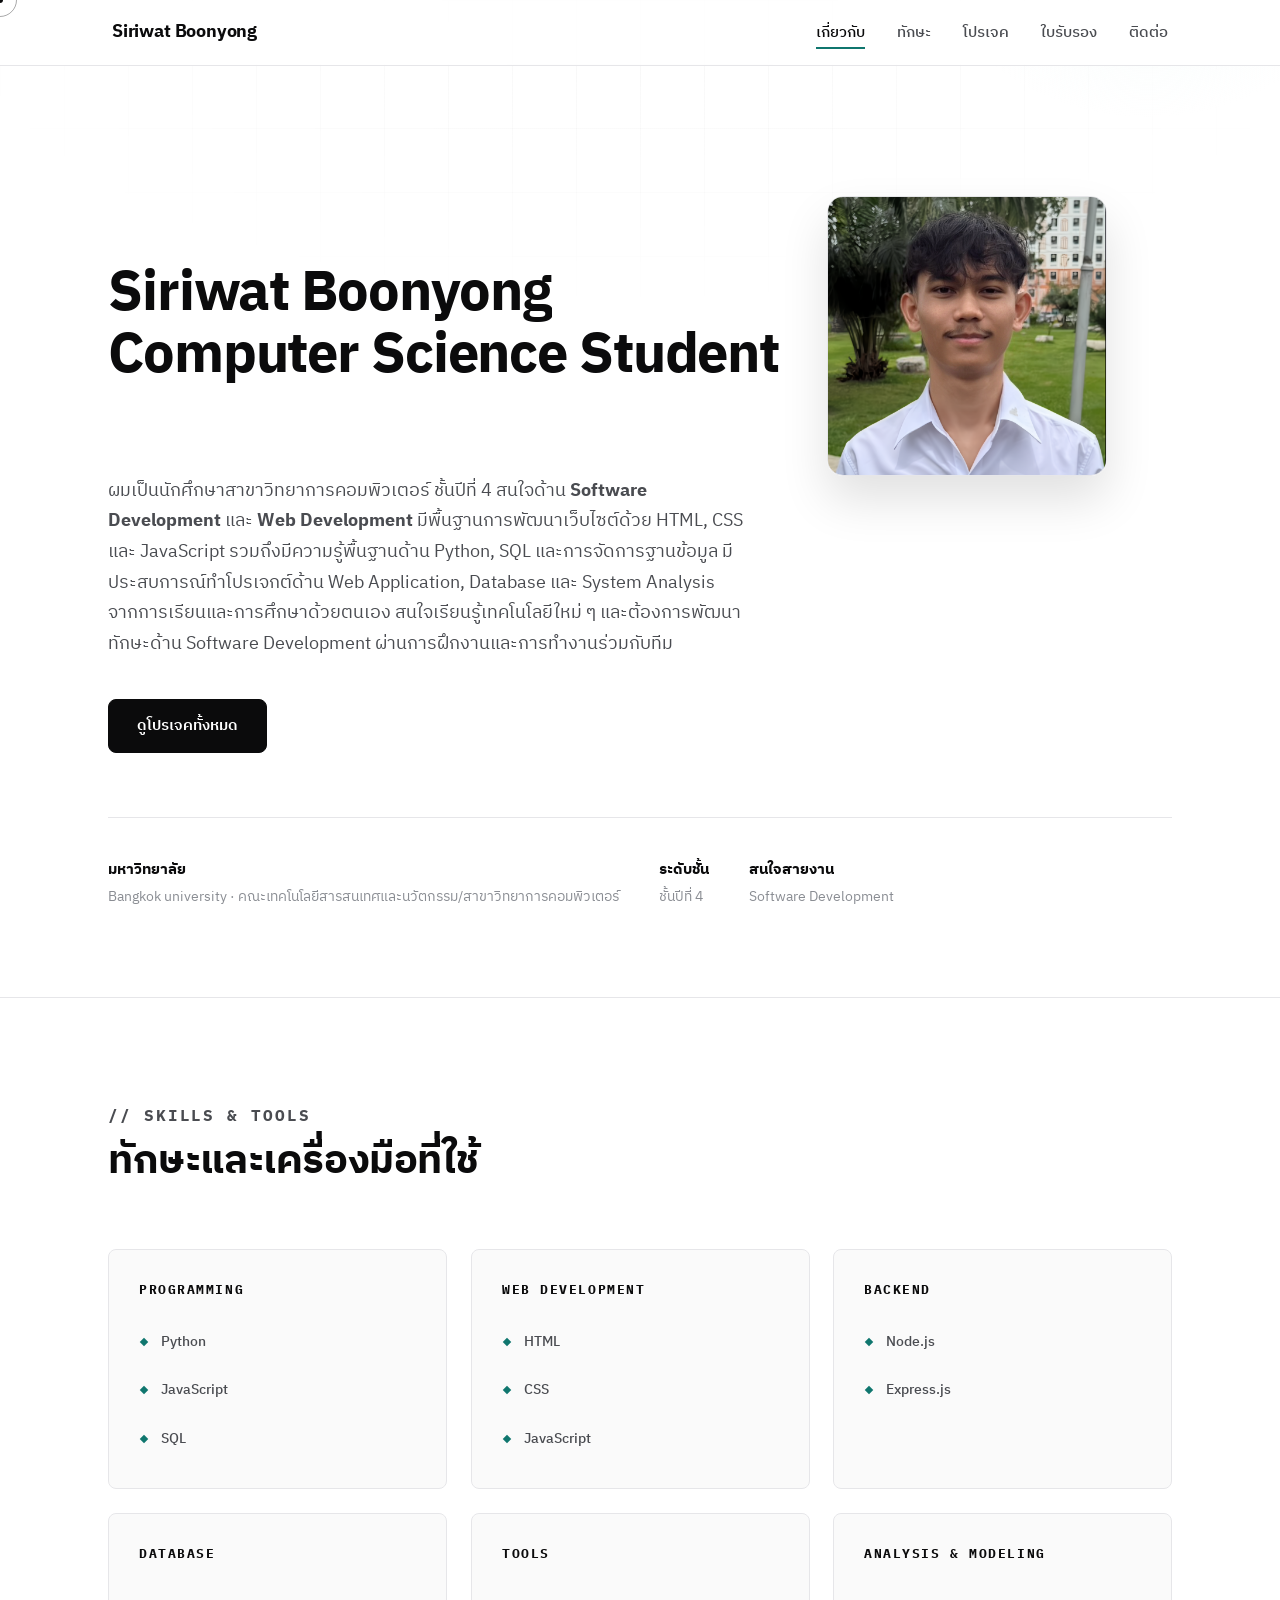
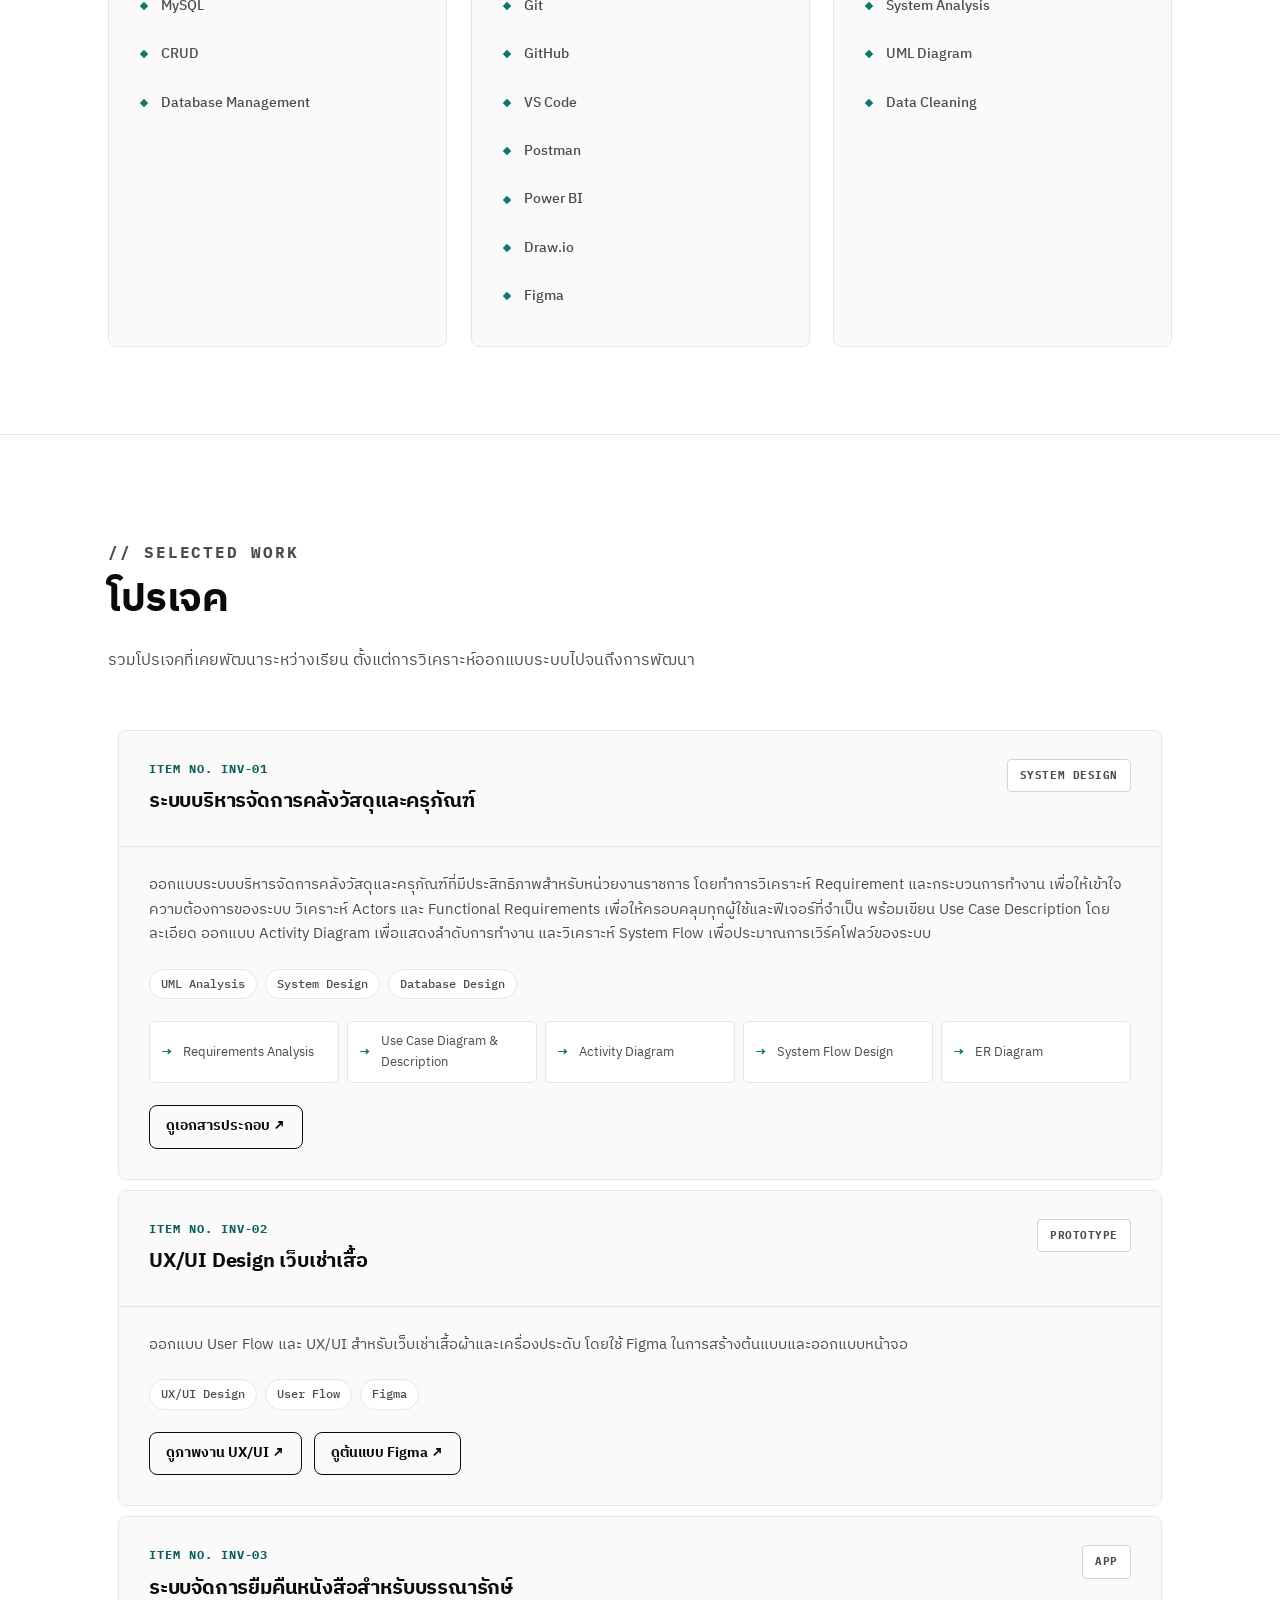
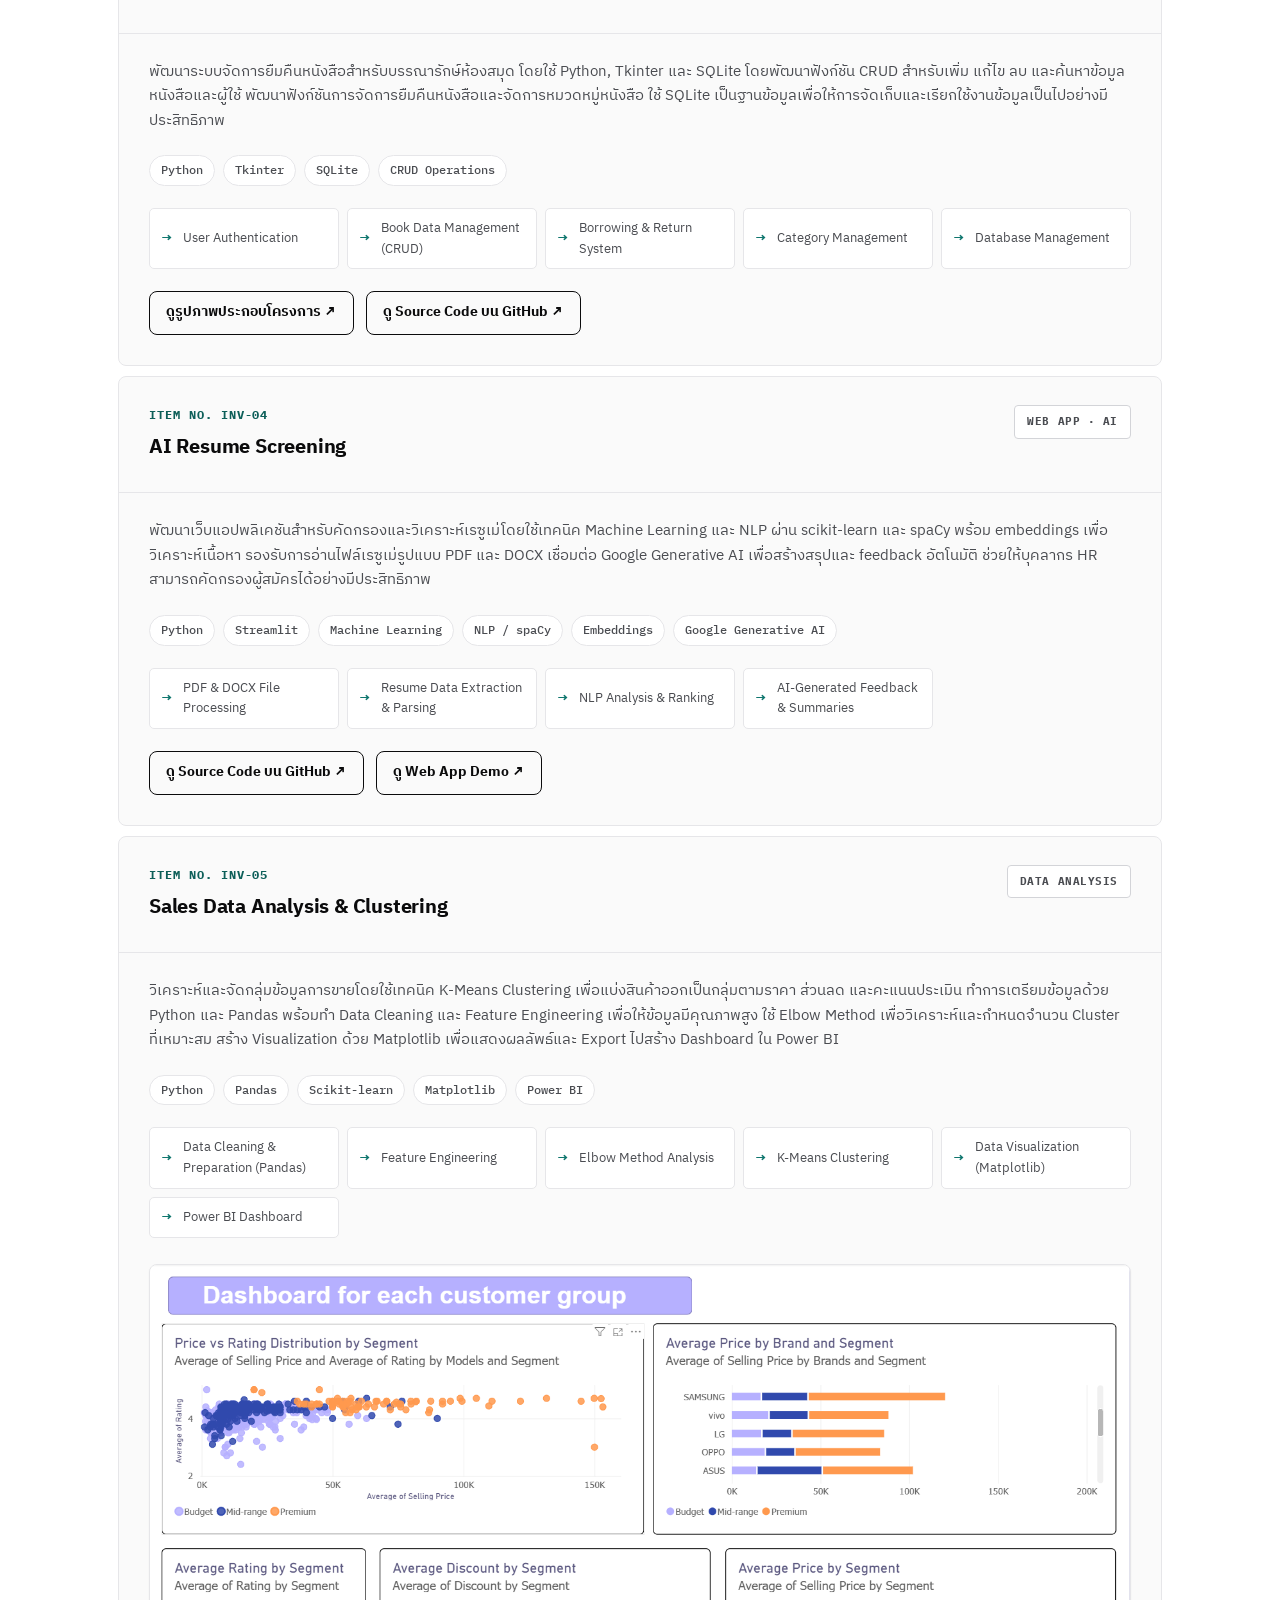
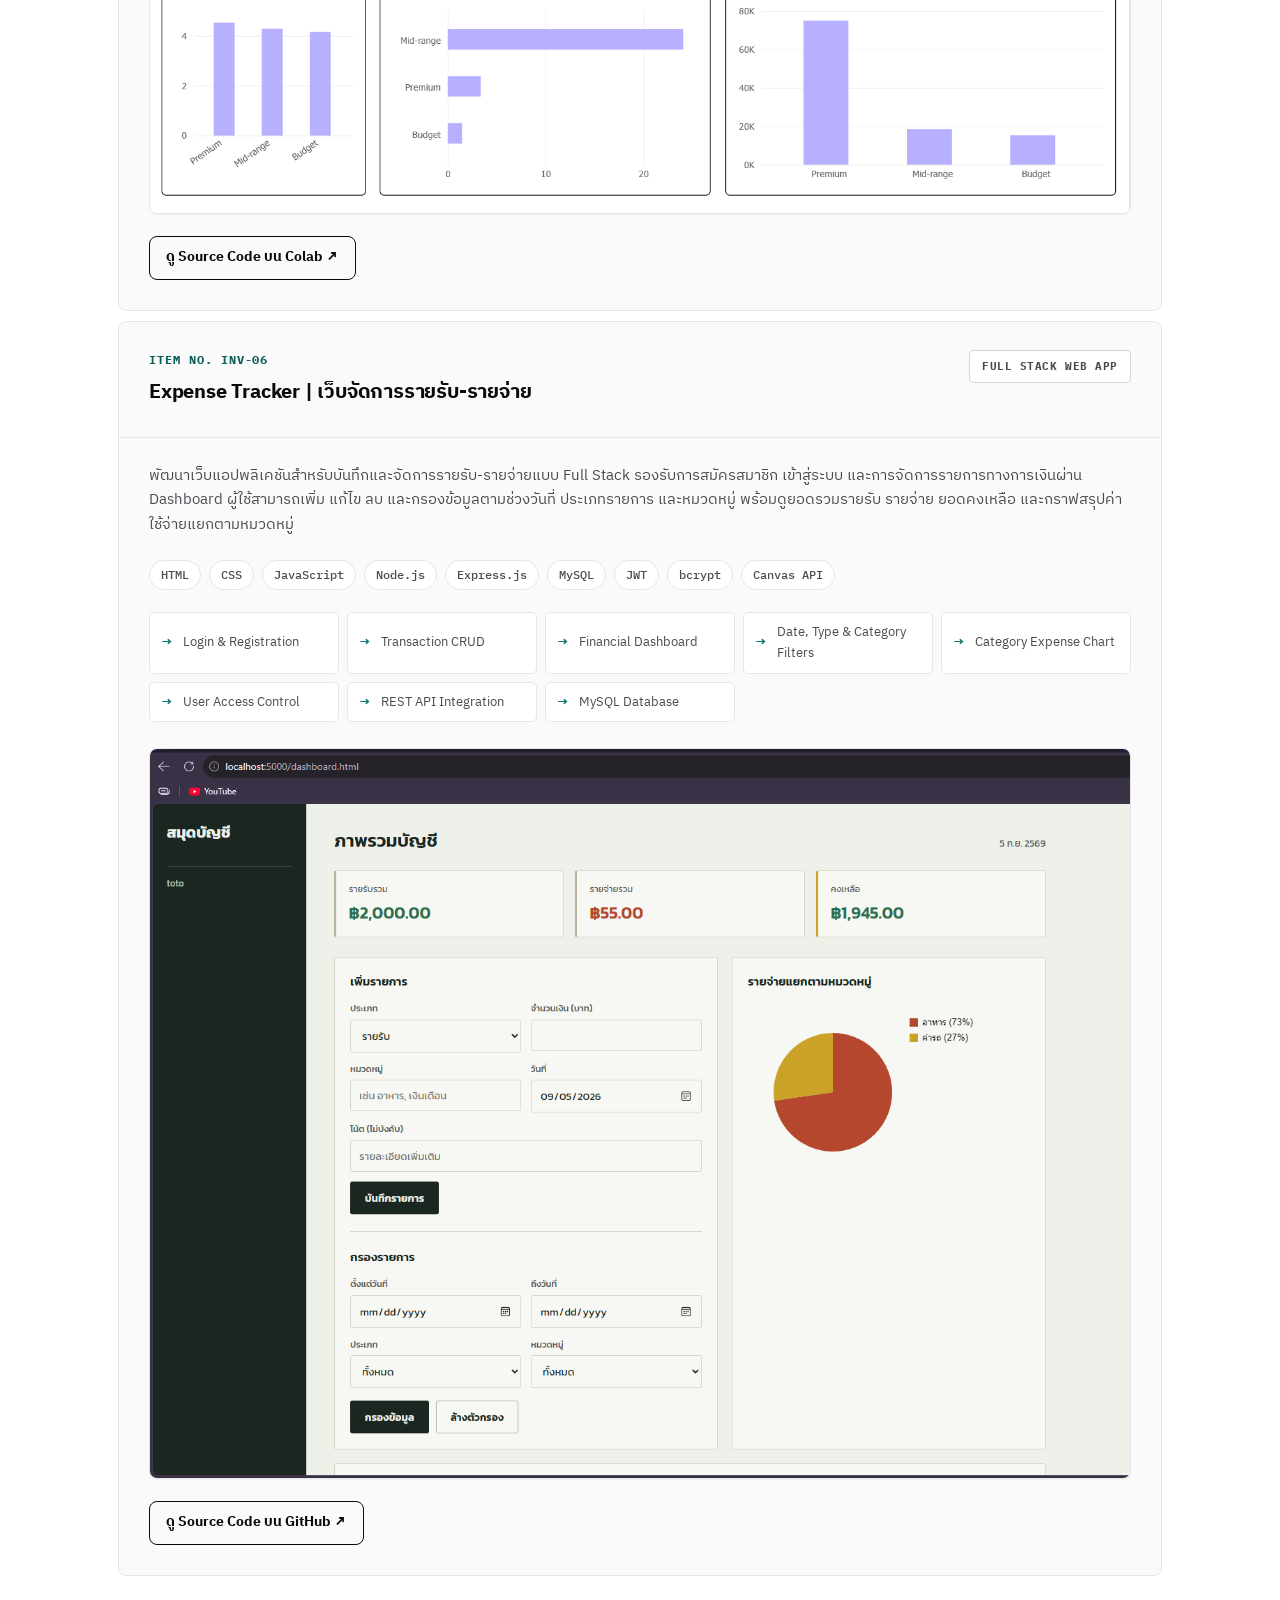
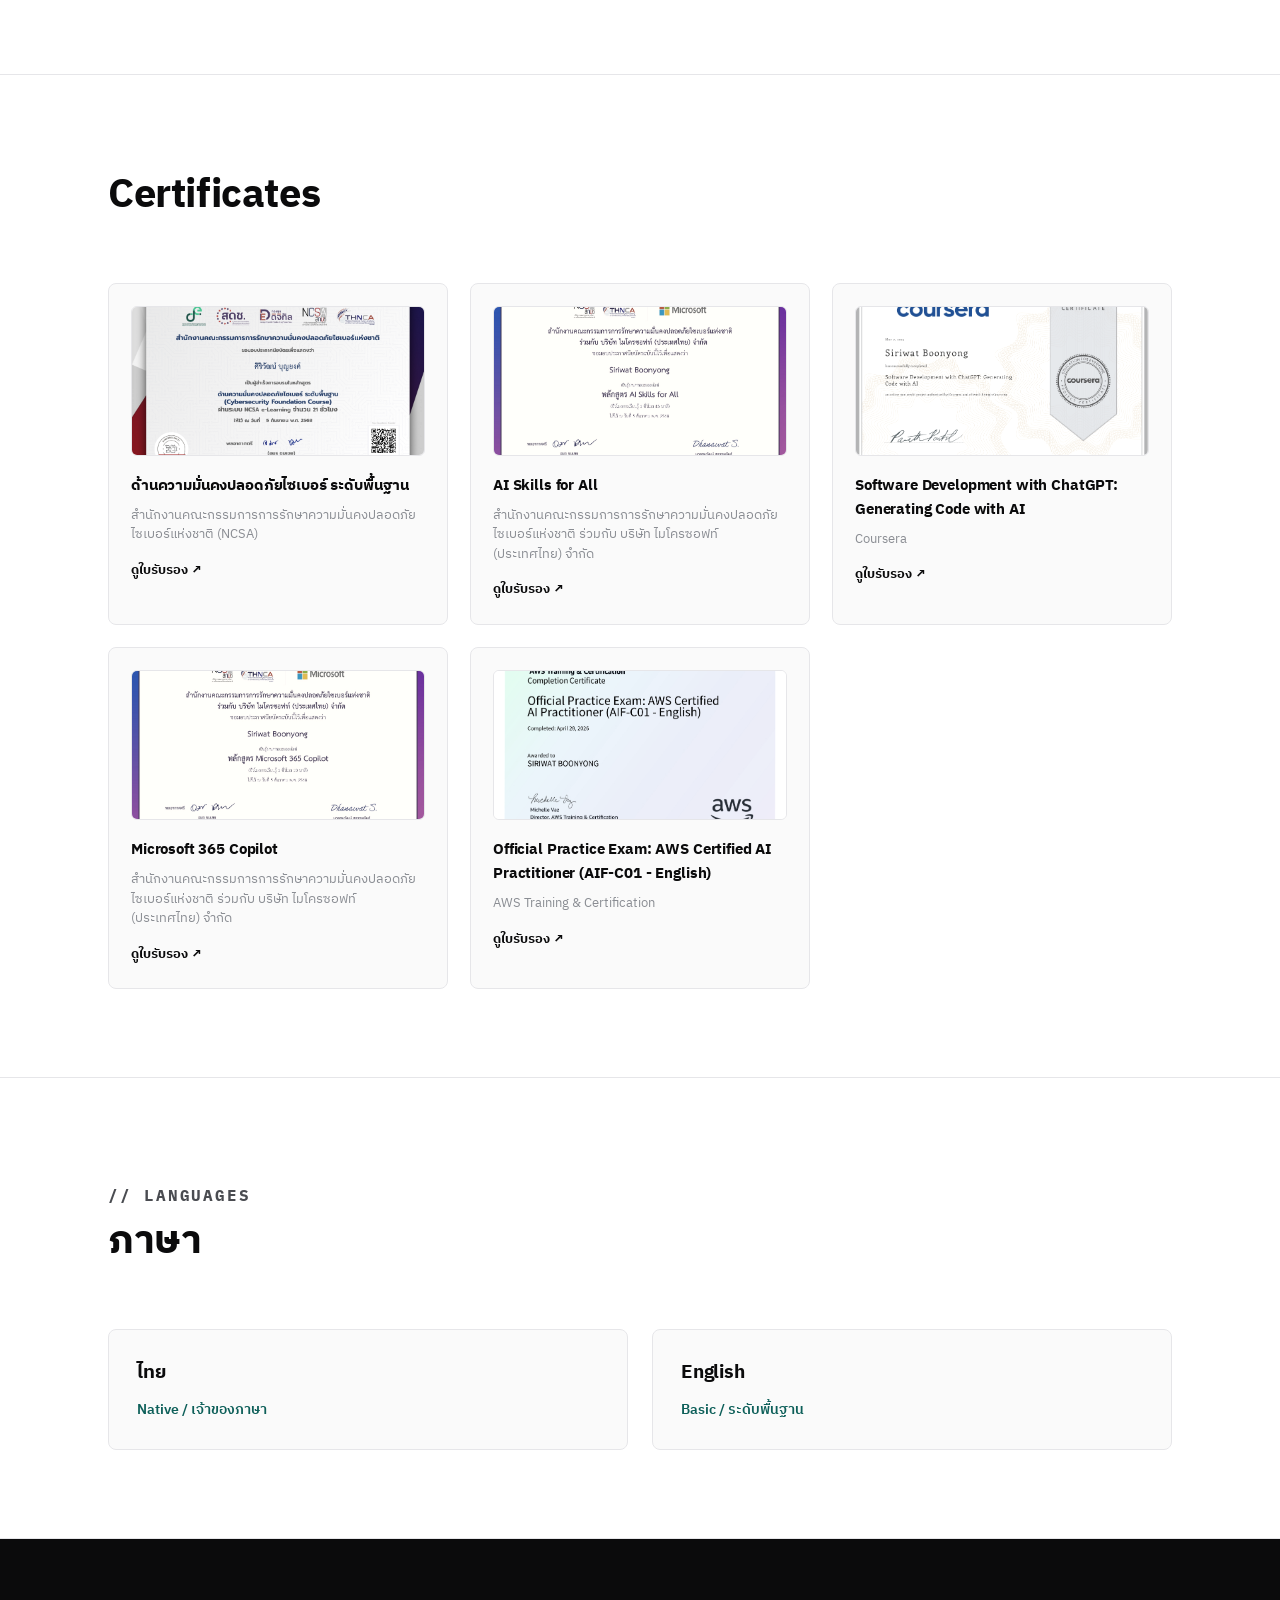
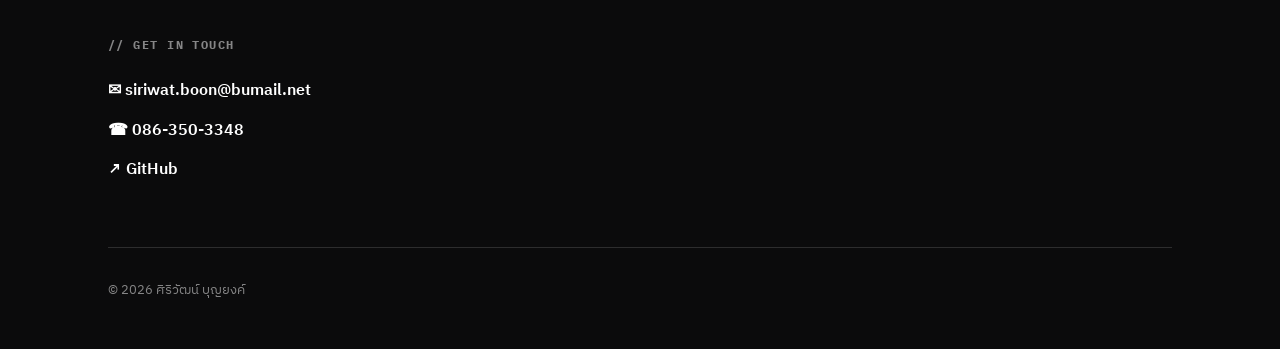
<file: index.html>
<!DOCTYPE html>
<html lang="th">
<head>
<meta charset="UTF-8">
<meta name="viewport" content="width=device-width, initial-scale=1.0">
<meta name="description" content="ศิริวัฒน์ บุญยงค์ - Computer Science Student | System Analysis, Data Analysis, Backend Development">
<meta name="keywords" content="portfolio, system analyst, data analyst, software developer, computer science">
<meta name="author" content="Siriwat Boonyong">
<meta property="og:title" content="Portfolio - Siriwat Boonyong">
<meta property="og:description" content="System Analysis | Data Analysis | Backend Development">
<meta property="og:type" content="website">
<meta property="og:url" content="https://siriwat-portfolio.vercel.app">
<meta name="theme-color" content="#0F766E">
<title>Portfolio - Siriwat Boonyong</title>
<link rel="preconnect" href="https://fonts.googleapis.com">
<link rel="preconnect" href="https://fonts.gstatic.com" crossorigin>
<link href="https://fonts.googleapis.com/css2?family=IBM+Plex+Sans+Thai:wght@400;500;600;700;800&family=IBM+Plex+Mono:wght@500;600&display=swap" rel="stylesheet">
<link rel="stylesheet" href="css/styles.css">
</head>
<body>

<header class="site">
  <nav class="nav">
    <a href="#top" class="nav-name mono">Siriwat Boonyong</a>
    <button class="nav-toggle" id="navToggle" aria-label="เปิดเมนู">MENU</button>
    <ul class="nav-links" id="navLinks">
      <li><a href="#about">เกี่ยวกับ</a></li>
      <li><a href="#skills">ทักษะ</a></li>
      <li><a href="#projects">โปรเจค</a></li>
      <li><a href="#certificates">ใบรับรอง</a></li>
      <li><a href="#contact">ติดต่อ</a></li>
    </ul>
  </nav>
</header>

<main id="top">

  <!-- ================= HERO ================= -->
  <section class="hero" id="about">
    <div class="wrap">
      <div class="hero-inner">
        <div>
          <div class="hero-head">
            <h1><span>Siriwat Boonyong</span><br>Computer Science Student</h1>
            <div class="hero-profile" data-reveal>
              <img src="images/profile.png" alt="Profile Image - Siriwat Boonyong">
            </div>
          </div>
          <p class="lede">
            ผมเป็นนักศึกษาสาขาวิทยาการคอมพิวเตอร์ ชั้นปีที่ 4 สนใจด้าน <strong>Software Development</strong> และ <strong>Web Development</strong>
            มีพื้นฐานการพัฒนาเว็บไซต์ด้วย HTML, CSS และ JavaScript รวมถึงมีความรู้พื้นฐานด้าน Python, SQL และการจัดการฐานข้อมูล
            มีประสบการณ์ทำโปรเจกต์ด้าน Web Application, Database และ System Analysis จากการเรียนและการศึกษาด้วยตนเอง
            สนใจเรียนรู้เทคโนโลยีใหม่ ๆ และต้องการพัฒนาทักษะด้าน Software Development ผ่านการฝึกงานและการทำงานร่วมกับทีม

          </p>
          <div class="hero-actions">
            <a href="#projects" class="btn btn--primary">ดูโปรเจคทั้งหมด</a>
          </div>

          <div class="hero-meta">
            <div><strong>มหาวิทยาลัย</strong>Bangkok university · คณะเทคโนโลยีสารสนเทศและนวัตกรรม/สาขาวิทยาการคอมพิวเตอร์ </div>
            <div><strong>ระดับชั้น</strong>ชั้นปีที่ 4</div>
            <div><strong>สนใจสายงาน</strong>Software Development</div>
          </div>
        </div>
      </div>
    </div>
  </section>

  <!-- ================= SKILLS ================= -->
  <section id="skills">
    <div class="wrap">
      <div class="section-head" data-reveal>
        <p class="eyebrow">// skills &amp; tools</p>
        <h2>ทักษะและเครื่องมือที่ใช้</h2>
      </div>

      <div class="skills-grid">
        <div class="skill-block" data-reveal>
          <h3>Programming</h3>
          <ul class="skill-list">
            <li>Python</li>
            <li>JavaScript</li>
            <li>SQL</li>
          </ul>
        </div>
        <div class="skill-block" data-reveal>
          <h3>Web Development</h3>
          <ul class="skill-list">
            <li>HTML</li>
            <li>CSS</li>
            <li>JavaScript</li>
          </ul>
        </div>
        <div class="skill-block" data-reveal>
          <h3>Backend</h3>
          <ul class="skill-list">
            <li>Node.js</li>
            <li>Express.js</li>
          </ul>
        </div>
        <div class="skill-block" data-reveal>
          <h3>Database</h3>
          <ul class="skill-list">
            <li>MySQL</li>
            <li>CRUD</li>
            <li>Database Management</li>
          </ul>
        </div>
        <div class="skill-block" data-reveal>
          <h3>Tools</h3>
          <ul class="skill-list">
            <li>Git</li>
            <li>GitHub</li>
            <li>VS Code</li>
            <li>Postman</li>
            <li>Power BI</li>
            <li>Draw.io</li>
            <li>Figma</li>
          </ul>
        </div>
        <div class="skill-block" data-reveal>
          <h3>Analysis & Modeling</h3>
          <ul class="skill-list">
            <li>System Analysis</li>
            <li>UML Diagram</li>
            <li>Data Cleaning</li>
          </ul>
        </div>
      </div>
    </div>
  </section>

  <!-- ================= PROJECTS ================= -->
  <section id="projects">
    <div class="wrap">
      <div class="section-head" data-reveal>
        <p class="eyebrow">// selected work</p>
        <h2>โปรเจค</h2>
        <p>รวมโปรเจคที่เคยพัฒนาระหว่างเรียน ตั้งแต่การวิเคราะห์ออกแบบระบบไปจนถึงการพัฒนา</p>
      </div>

      <!-- PROJECT 01 -->
      <article class="project-card" data-reveal>
        <div class="project-top">
          <div>
            <span class="project-code mono">ITEM NO. INV-01</span>
            <h3>ระบบบริหารจัดการคลังวัสดุและครุภัณฑ์</h3>
          </div>
          <span class="project-status">System Design</span>
        </div>
        <div class="project-body">
          <p>
            ออกแบบระบบบริหารจัดการคลังวัสดุและครุภัณฑ์ที่มีประสิทธิภาพสำหรับหน่วยงานราชการ โดยทำการวิเคราะห์ Requirement และกระบวนการทำงาน เพื่อให้เข้าใจความต้องการของระบบ วิเคราะห์ Actors และ Functional Requirements เพื่อให้ครอบคลุมทุกผู้ใช้และฟีเจอร์ที่จำเป็น พร้อมเขียน Use Case Description โดยละเอียด ออกแบบ Activity Diagram เพื่อแสดงลำดับการทำงาน และวิเคราะห์ System Flow เพื่อประมาณการเวิร์คโฟลว์ของระบบ
          </p>
          <div class="stack-row">
            <span class="stack-pill">UML Analysis</span>
            <span class="stack-pill">System Design</span>
            <span class="stack-pill">Database Design</span>
          </div>
          <ul class="deliverables">
            <li>Requirements Analysis</li>
            <li>Use Case Diagram &amp; Description</li>
            <li>Activity Diagram</li>
            <li>System Flow Design</li>
            <li>ER Diagram</li>
          </ul>
          <div class="project-links">
            <a class="link-btn" href="https://drive.google.com/file/d/1ZK7COYSIEDJHVGigNE8I8dJNyPGnnVB8/view?usp=sharing" target="_blank" rel="noopener">ดูเอกสารประกอบ ↗</a>
          </div>
        </div>
        <!-- Project 2 -->
      </article>
      <article class="project-card" data-reveal>
        <div class="project-top">
          <div>
            <span class="project-code mono">ITEM NO. INV-02</span>
            <h3>UX/UI Design เว็บเช่าเสื้อ</h3>
          </div>
          <span class="project-status">Prototype</span>
        </div>
        <div class="project-body">
          <p>
            ออกแบบ User Flow และ UX/UI สำหรับเว็บเช่าเสื้อผ้าและเครื่องประดับ โดยใช้ Figma ในการสร้างต้นแบบและออกแบบหน้าจอ 
          </p>
          <div class="stack-row">
            <span class="stack-pill">UX/UI Design</span>
            <span class="stack-pill">User Flow</span>
            <span class="stack-pill">Figma</span>
          </div>
          <div class="project-links">
            <a class="link-btn" href="uxui.html">ดูภาพงาน UX/UI ↗</a>
            <a class="link-btn" href="https://www.figma.com/design/9d2O4RATi7Ulo5uz5bs08j/Prototype?node-id=0-1&t=9TL6RGo3eWhiR7vQ-1" target="_blank" rel="noopener">ดูต้นแบบ Figma ↗</a>
          </div>

        </div>
      </article>
      <!-- PROJECT 03 -->
      <article class="project-card" data-reveal>
        <div class="project-top">
          <div>
            <span class="project-code mono">ITEM NO. INV-03</span>
            <h3>ระบบจัดการยืมคืนหนังสือสำหรับบรรณารักษ์</h3>
          </div>
          <span class="project-status">App</span>
        </div>
        <div class="project-body">
          <p>
            พัฒนาระบบจัดการยืมคืนหนังสือสำหรับบรรณารักษ์ห้องสมุด โดยใช้ Python, Tkinter และ SQLite โดยพัฒนาฟังก์ชัน CRUD สำหรับเพิ่ม แก้ไข ลบ และค้นหาข้อมูลหนังสือและผู้ใช้ พัฒนาฟังก์ชันการจัดการยืมคืนหนังสือและจัดการหมวดหมู่หนังสือ ใช้ SQLite เป็นฐานข้อมูลเพื่อให้การจัดเก็บและเรียกใช้งานข้อมูลเป็นไปอย่างมีประสิทธิภาพ
          </p>
          <div class="stack-row">
            <span class="stack-pill">Python</span>
            <span class="stack-pill">Tkinter</span>
            <span class="stack-pill">SQLite</span>
            <span class="stack-pill">CRUD Operations</span>
          </div>
          <ul class="deliverables">
            <li>User Authentication</li>
            <li>Book Data Management (CRUD)</li>
            <li>Borrowing &amp; Return System</li>
            <li>Category Management</li>
            <li>Database Management</li>
          </ul>
          <div class="project-links">
            <a class="link-btn" href="project2.html">ดูรูปภาพประกอบโครงการ ↗</a>
            <a class="link-btn" href="https://github.com/bbunnyb8/CS430.git" target="_blank" rel="noopener">ดู Source Code บน GitHub ↗</a>
          </div>
        </div>
      </article>

      <!-- PROJECT 04 -->
      <article class="project-card" data-reveal>
        <div class="project-top">
          <div>
            <span class="project-code mono">ITEM NO. INV-04</span>
            <h3>AI Resume Screening</h3>
          </div>
          <span class="project-status">Web App · AI</span>
        </div>
        <div class="project-body">
          <p>
            พัฒนาเว็บแอปพลิเคชันสำหรับคัดกรองและวิเคราะห์เรซูเม่โดยใช้เทคนิค Machine Learning และ NLP ผ่าน scikit-learn และ spaCy พร้อม embeddings เพื่อวิเคราะห์เนื้อหา รองรับการอ่านไฟล์เรซูเม่รูปแบบ PDF และ DOCX เชื่อมต่อ Google Generative AI เพื่อสร้างสรุปและ feedback อัตโนมัติ ช่วยให้บุคลากร HR สามารถคัดกรองผู้สมัครได้อย่างมีประสิทธิภาพ
          </p>
          <div class="stack-row">
            <span class="stack-pill">Python</span>
            <span class="stack-pill">Streamlit</span>
            <span class="stack-pill">Machine Learning</span>
            <span class="stack-pill">NLP / spaCy</span>
            <span class="stack-pill">Embeddings</span>
            <span class="stack-pill">Google Generative AI</span>
          </div>
          <ul class="deliverables">
            <li>PDF &amp; DOCX File Processing</li>
            <li>Resume Data Extraction &amp; Parsing</li>
            <li>NLP Analysis &amp; Ranking</li>
            <li>AI-Generated Feedback &amp; Summaries</li>
          </ul>
          <div class="project-links">
            <a class="link-btn" href="https://github.com/siriwxt2004/Project-CS460-AI-Resume-Screening.git" target="_blank" rel="noopener">ดู Source Code บน GitHub ↗</a>
            <a class="link-btn" href="https://project-cs460-ai-resume-screening-njx594xsb7g9jujrwlzyk2.streamlit.app/" target="_blank" rel="noopener">ดู Web App Demo ↗</a>
          </div>

        </div>
      </article>

      <!-- PROJECT 05 -->
      <article class="project-card" data-reveal>
        <div class="project-top">
          <div>
            <span class="project-code mono">ITEM NO. INV-05</span>
            <h3>Sales Data Analysis & Clustering</h3>
          </div>
          <span class="project-status">Data Analysis</span>
        </div>
        <div class="project-body">
          <p>
            วิเคราะห์และจัดกลุ่มข้อมูลการขายโดยใช้เทคนิค K-Means Clustering เพื่อแบ่งสินค้าออกเป็นกลุ่มตามราคา ส่วนลด และคะแนนประเมิน ทำการเตรียมข้อมูลด้วย Python และ Pandas พร้อมทำ Data Cleaning และ Feature Engineering เพื่อให้ข้อมูลมีคุณภาพสูง ใช้ Elbow Method เพื่อวิเคราะห์และกำหนดจำนวน Cluster ที่เหมาะสม สร้าง Visualization ด้วย Matplotlib เพื่อแสดงผลลัพธ์และ Export ไปสร้าง Dashboard ใน Power BI
          </p>
          <div class="stack-row">
            <span class="stack-pill">Python</span>
            <span class="stack-pill">Pandas</span>
            <span class="stack-pill">Scikit-learn</span>
            <span class="stack-pill">Matplotlib</span>
            <span class="stack-pill">Power BI</span>
          </div>
          
          <ul class="deliverables">
            <li>Data Cleaning &amp; Preparation (Pandas)</li>
            <li>Feature Engineering</li>
            <li>Elbow Method Analysis</li>
            <li>K-Means Clustering</li>
            <li>Data Visualization (Matplotlib)</li>
            <li>Power BI Dashboard</li>
          </ul>

          <div class="project-dashboard">
            <img src="images/dashboard.png" alt="Dashboard Sales Data Analysis">
          </div>

          <div class="project-links">
            <a class="link-btn" href="https://colab.research.google.com/drive/1jvXj3c1Rd8gUMS1uLH2LUYtjMWvy6Lhh?usp=sharing" target="_blank" rel="noopener">ดู Source Code บน Colab ↗</a>
            
          </div>
        </div>
      </article>

      <!-- PROJECT 06 -->
      <article class="project-card" data-reveal>
        <div class="project-top">
          <div>
            <span class="project-code mono">ITEM NO. INV-06</span>
            <h3>Expense Tracker | เว็บจัดการรายรับ-รายจ่าย</h3>
          </div>
          <span class="project-status">Full Stack Web App</span>
        </div>
        <div class="project-body">
          <p>
            พัฒนาเว็บแอปพลิเคชันสำหรับบันทึกและจัดการรายรับ-รายจ่ายแบบ Full Stack รองรับการสมัครสมาชิก เข้าสู่ระบบ และการจัดการรายการทางการเงินผ่าน Dashboard ผู้ใช้สามารถเพิ่ม แก้ไข ลบ และกรองข้อมูลตามช่วงวันที่ ประเภทรายการ และหมวดหมู่ พร้อมดูยอดรวมรายรับ รายจ่าย ยอดคงเหลือ และกราฟสรุปค่าใช้จ่ายแยกตามหมวดหมู่
          </p>
          <div class="stack-row">
            <span class="stack-pill">HTML</span>
            <span class="stack-pill">CSS</span>
            <span class="stack-pill">JavaScript</span>
            <span class="stack-pill">Node.js</span>
            <span class="stack-pill">Express.js</span>
            <span class="stack-pill">MySQL</span>
            <span class="stack-pill">JWT</span>
            <span class="stack-pill">bcrypt</span>
            <span class="stack-pill">Canvas API</span>
          </div>
          <ul class="deliverables">
            <li>Login &amp; Registration</li>
            <li>Transaction CRUD</li>
            <li>Financial Dashboard</li>
            <li>Date, Type &amp; Category Filters</li>
            <li>Category Expense Chart</li>
            <li>User Access Control</li>
            <li>REST API Integration</li>
            <li>MySQL Database</li>
          </ul>
          <div class="project-dashboard">
            <img src="images/expense_tracker/dashboard.png" alt="Dashboard ระบบจัดการรายรับ-รายจ่าย">
          </div>
          <div class="project-links">
            <a class="link-btn" href="https://github.com/siriwxt2004/expense-tracker" target="_blank" rel="noopener">ดู Source Code บน GitHub ↗</a>
          </div>
        </div>
      </article>
  </section>

  <!-- ================= CERTIFICATES ================= -->
  <section id="certificates">
    <div class="wrap">
      <div class="section-head" data-reveal>
        <h2>Certificates</h2>
      </div>

      <div class="cert-grid">
        <div class="cert-card" data-reveal>
          <a href="images/1.jpg" target="_blank" rel="noopener" aria-label="ดูใบรับรอง 1">
            <div class="cert-thumb"><img src="images/1.jpg" alt="ใบรับรอง 1"></div>
          </a>
          <h4>ด้านความมั่นคงปลอดภัยไซเบอร์ ระดับพื้นฐาน</h4>
          <p>สำนักงานคณะกรรมการการรักษาความมั่นคงปลอดภัยไซเบอร์แห่งชาติ (NCSA)</p>
          <a href="images/1.jpg" target="_blank" rel="noopener">ดูใบรับรอง ↗</a>
        </div>
        <div class="cert-card" data-reveal>
          <a href="images/2.jpg" target="_blank" rel="noopener" aria-label="ดูใบรับรอง 2">
            <div class="cert-thumb"><img src="images/2.jpg" alt="ใบรับรอง 2"></div>
          </a>
          <h4>AI Skills for All</h4>
          <p>สำนักงานคณะกรรมการการรักษาความมั่นคงปลอดภัยไซเบอร์แห่งชาติ ร่วมกับ บริษัท ไมโครซอฟท์ (ประเทศไทย) จำกัด</p>
          <a href="images/2.jpg" target="_blank" rel="noopener">ดูใบรับรอง ↗</a>
        </div>
        <div class="cert-card" data-reveal>
          <a href="images/4.jpg" target="_blank" rel="noopener" aria-label="ดูใบรับรอง 4">
            <div class="cert-thumb"><img src="images/4.jpg" alt="ใบรับรอง 4"></div>
          </a>
          <h4>Software Development with ChatGPT: Generating Code with AI</h4>
          <p>Coursera</p>
          <a href="images/4.jpg" target="_blank" rel="noopener">ดูใบรับรอง ↗</a>
        </div>
        <div class="cert-card" data-reveal>
          <a href="images/5.jpg" target="_blank" rel="noopener" aria-label="ดูใบรับรอง 5">
            <div class="cert-thumb"><img src="images/5.jpg" alt="ใบรับรอง 5"></div>
          </a>
          <h4>Microsoft 365 Copilot</h4>
          <p>สำนักงานคณะกรรมการการรักษาความมั่นคงปลอดภัยไซเบอร์แห่งชาติ ร่วมกับ บริษัท ไมโครซอฟท์ (ประเทศไทย) จำกัด</p>
          <a href="images/5.jpg" target="_blank" rel="noopener">ดูใบรับรอง ↗</a>
        </div>
        <div class="cert-card" data-reveal>
          <a href="images/6.jpg" target="_blank" rel="noopener" aria-label="ดูใบรับรอง 6">
            <div class="cert-thumb"><img src="images/6.jpg" alt="ใบรับรอง 6"></div>
          </a>
          <h4>Official Practice Exam: AWS Certified AI Practitioner (AIF-C01 - English)</h4>
          <p>AWS Training & Certification</p>
          <a href="images/6.jpg" target="_blank" rel="noopener">ดูใบรับรอง ↗</a>
        </div>
      </div>
    </div>
  </section>

  <!-- ================= LANGUAGES ================= -->
  <section id="languages">
    <div class="wrap">
      <div class="section-head" data-reveal>
        <p class="eyebrow">// languages</p>
        <h2>ภาษา</h2>
      </div>

      <div class="languages-grid" data-reveal>
        <div class="language-item">
          <h3>ไทย</h3>
          <p class="lang-level">Native / เจ้าของภาษา</p>
        </div>
        <div class="language-item">
          <h3>English</h3>
          <p class="lang-level">Basic / ระดับพื้นฐาน</p>
        </div>
      </div>
    </div>
  </section>

  <!-- ================= CONTACT ================= -->
  <footer id="contact">
    <div class="wrap">
      <div class="contact-grid">
        <div>
          <p class="eyebrow">// get in touch</p>
          <!-- <h2 class="contact-heading">พร้อมพูดคุยเรื่องสหกิจศึกษา<br>หรือโอกาสร่วมงาน</h2> -->
          <ul class="contact-list">
            <li><a href="mailto:siriwat.boon@bumail.net">✉ siriwat.boon@bumail.net</a></li>
            <li><a href="tel:0863503348">☎ 086-350-3348</a></li>
            <li><a href="https://github.com/siriwxt2004" target="_blank" rel="noopener">↗ GitHub</a></li>
          </ul>
        </div>
      </div>
      <div class="foot-bottom">
        <span>© 2026 ศิริวัฒน์ บุญยงค์</span>
        <!-- <span class="mono">STATUS: OPEN FOR CO-OP 2569</span> -->
      </div>
    </div>
  </footer>

</main>

<script src="js/scripts.js"></script>

</body>
</html>
</file>
<file: css/styles.css>
:root{
    --bg:#FFFFFF;
    --bg-alt:#FAFAFA;
    --ink:#0B0B0C;
    --ink-soft:#4A4C51;
    --ink-faint:#8A8D93;
    --line:#E6E6E9;
    --line-strong:#D3D4D8;
    --accent:#0F766E;
    --accent-ink:#0D5F59;
    --accent-soft:#E9F7F5;
    --radius:8px;
    --maxw:1120px;
    --shadow-sm:0 1px 2px rgba(0,0,0,.05);
    --shadow-md:0 8px 24px rgba(0,0,0,.07);
    --shadow-lg:0 24px 48px rgba(0,0,0,.12);
    --glow-accent:0 10px 28px rgba(15,118,110,.22);
    --ease:cubic-bezier(.4,0,.2,1);
  }
  *{box-sizing:border-box;}
  html{scroll-behavior:smooth;}
  body{
    margin:0;
    background:var(--bg);
    color:var(--ink);
    font-family:'IBM Plex Sans Thai',sans-serif;
    line-height:1.6;
    -webkit-font-smoothing:antialiased;
    position:relative;
  }
  .mono{font-family:'IBM Plex Mono',monospace;}
  a{color:inherit;}
  img{max-width:100%;display:block;}
  .wrap{max-width:var(--maxw);margin:0 auto;padding:0 28px;}
  :focus-visible{outline:2px solid var(--accent);outline-offset:3px;}

  /* Display type: Space Grotesk carries Latin characters, Thai glyphs
     automatically fall back to IBM Plex Sans Thai (font-stack fallback) */
  h1,h2,.nav-name,.btn,.eyebrow,.page-head h1{
    font-family:'Space Grotesk','IBM Plex Sans Thai',sans-serif;
  }

  /* ---------- SUBTLE BACKGROUND GRID ---------- */
  body::before{
    content:"";
    position:fixed;
    inset:0;
    z-index:0;
    pointer-events:none;
    background-image:
      linear-gradient(rgba(11,11,12,.035) 1px, transparent 1px),
      linear-gradient(90deg, rgba(11,11,12,.035) 1px, transparent 1px);
    background-size:64px 64px;
    -webkit-mask-image:radial-gradient(ellipse 80% 50% at 50% 0%, #000 0%, transparent 70%);
    mask-image:radial-gradient(ellipse 80% 50% at 50% 0%, #000 0%, transparent 70%);
  }
  header.site,main,footer{position:relative;z-index:1;}

  /* ---------- CUSTOM CURSOR ---------- */
  .cursor-dot,.cursor-outline{
    position:fixed;top:0;left:0;
    border-radius:50%;
    pointer-events:none;
    z-index:9999;
    transform:translate(-50%,-50%);
    opacity:0;
    transition:opacity .25s ease, width .25s var(--ease), height .25s var(--ease), background .25s ease, border-color .25s ease;
  }
  .cursor-dot{width:6px;height:6px;background:var(--ink);}
  .cursor-outline{width:34px;height:34px;border:1px solid rgba(11,11,12,.35);}
  html.has-cursor .cursor-dot,
  html.has-cursor .cursor-outline{opacity:1;}
  html.has-cursor,
  html.has-cursor a,
  html.has-cursor button{cursor:none;}
  html.has-cursor .cursor-outline.is-active{
    width:56px;height:56px;
    border-color:var(--accent);
    background:rgba(15,118,110,.06);
  }
  @media (pointer:coarse){
    .cursor-dot,.cursor-outline{display:none;}
  }

  /* ---------- NAV ---------- */
  header.site{
    position:sticky;top:0;z-index:50;
    background:rgba(255,255,255,0.85);
    backdrop-filter:blur(10px);
    border-bottom:1px solid var(--line);
    transition:box-shadow .3s ease, background .3s ease, padding .3s ease;
  }
  header.site.scroll-active{
    box-shadow:var(--shadow-sm);
    background:rgba(255,255,255,0.95);
  }
  .nav{
    display:flex;align-items:center;justify-content:space-between;
    padding:18px 32px;max-width:var(--maxw);margin:0 auto;
    transition:padding .3s ease;
  }
  header.site.scroll-active .nav{padding:13px 32px;}
  .nav-name{
    font-weight:700;font-size:18px;letter-spacing:-0.01em;text-decoration:none;
    color:var(--ink);
  }
  .nav-links{display:flex;gap:32px;list-style:none;margin:0;padding:0;}
  .nav-links a{
    text-decoration:none;font-size:15px;color:var(--ink-soft);
    font-weight:500;transition:color .2s ease;position:relative;
  }
  .nav-links a::after{
    content:"";position:absolute;bottom:-4px;left:0;width:0;height:2px;
    background:var(--accent);
    transition:width .3s ease;
  }
  .nav-links a:hover::after,
  .nav-links a.is-active::after{width:100%;}
  .nav-links a:hover,
  .nav-links a.is-active{color:var(--ink);}
  .nav-toggle{
    display:none;background:none;border:none;padding:8px;
    cursor:pointer;flex-direction:column;gap:5px;
  }
  .nav-toggle span{
    display:block;width:22px;height:2px;background:var(--ink);
    transition:transform .3s var(--ease), opacity .3s var(--ease);
  }
  .nav-toggle.is-open span:nth-child(1){transform:translateY(7px) rotate(45deg);}
  .nav-toggle.is-open span:nth-child(2){opacity:0;}
  .nav-toggle.is-open span:nth-child(3){transform:translateY(-7px) rotate(-45deg);}


  /* ---------- ASSET TAG (signature element) ---------- */
  .tag{
    position:relative;
    display:inline-flex;align-items:center;gap:8px;
    font-family:'IBM Plex Mono',monospace;
    font-size:12px;font-weight:600;letter-spacing:0.04em;
    padding:6px 14px 6px 20px;
    border:1px solid var(--accent);
    color:var(--accent-ink);
    background:var(--accent-soft);
    text-transform:uppercase;
  }
  .tag::before{
    content:"";
    position:absolute;left:8px;top:50%;transform:translateY(-50%);
    width:5px;height:5px;border-radius:50%;
    background:var(--bg);
    border:1px solid var(--accent);
  }

  /* ---------- HERO ---------- */
  .hero{
    padding:130px 0 88px;
    border-bottom:1px solid var(--line);
    position:relative;
    overflow:hidden;
  }
  .hero::before{
    content:"";
    position:absolute;
    top:-50%;right:-10%;width:520px;height:520px;
    background:radial-gradient(circle, var(--accent-soft) 0%, transparent 70%);
    opacity:.6;
    border-radius:50%;
    pointer-events:none;
    z-index:0;
    animation:float 22s ease-in-out infinite;
  }
  @keyframes float{
    0%, 100%{transform:translate(0, 0);}
    50%{transform:translate(-30px, -30px);}
  }
  .hero-inner{
    display:grid;
    grid-template-columns:minmax(0,1fr);
    gap:48px;
    position:relative;
    z-index:1;
  }
  .hero-head{display:flex;align-items:center;gap:48px;flex-wrap:wrap;position:relative;}
  .hero-head h1{margin:0;}
  .hero-profile{
    width:auto;min-width:0;padding:0;background:transparent;
    border:none;box-shadow:none;
  }
  .hero-profile img{
    width:280px;height:280px;border-radius:16px;
    border:1px solid var(--line);
    box-shadow:var(--shadow-lg);
    object-fit:cover;display:block;
    opacity:0;transform:translateX(30px);
    animation:slideInRight .7s var(--ease) .5s forwards;
  }
  .hero-profile img:hover{
    transition:transform .25s ease, border-color .25s ease;
    border-color:var(--accent);
    transform:scale(1.02);
  }
  @keyframes slideInRight{
    from{opacity:0;transform:translateX(30px);}
    to{opacity:1;transform:translateX(0);}
  }

  /* floating code glyphs, decorative + aria-hidden */
  .hero-glyph{
    position:absolute;
    font-family:'IBM Plex Mono',monospace;
    color:var(--line-strong);
    font-weight:600;
    pointer-events:none;
    user-select:none;
    z-index:0;
    animation:driftGlyph 10s ease-in-out infinite;
  }
  .hero-glyph--1{top:-18px;left:2%;font-size:38px;animation-delay:0s;}
  .hero-glyph--2{top:60%;left:-2%;font-size:22px;animation-delay:1.2s;}
  .hero-glyph--3{top:6%;right:26%;font-size:20px;animation-delay:2.4s;color:var(--accent-soft);}
  .hero-glyph--4{bottom:-4%;right:6%;font-size:30px;animation-delay:.6s;}
  @keyframes driftGlyph{
    0%,100%{transform:translateY(0);}
    50%{transform:translateY(-14px);}
  }

  /* hero title reveal: each word wrapped in span by JS/markup */
  .reveal-word{
    display:inline-block;
    overflow:hidden;
    vertical-align:top;
  }
  .reveal-word > span{
    display:inline-block;
    transform:translateY(110%);
    animation:wordUp .7s var(--ease) forwards;
  }
  @keyframes wordUp{to{transform:translateY(0);}}

  .hero-eyebrow{margin-bottom:20px;}
  .hero h1{
    font-size:clamp(36px,6vw,56px);
    font-weight:700;
    line-height:1.1;
    margin:0 0 20px;
    letter-spacing:-0.02em;
    color:var(--ink);
  }
  .hero h1 span{color:var(--ink);}
  .hero p.lede{
    font-size:18px;
    color:var(--ink-soft);
    max-width:640px;
    margin:0 0 40px;
    line-height:1.7;
    opacity:0;
    animation:slideInUp .6s var(--ease) .55s forwards;
  }
  @keyframes slideInUp{
    from{opacity:0;transform:translateY(16px);}
    to{opacity:1;transform:translateY(0);}
  }
  .hero-actions{display:flex;gap:16px;flex-wrap:wrap;opacity:0;animation:slideInUp .6s var(--ease) .68s forwards;}
  .btn{
    display:inline-flex;align-items:center;gap:8px;
    padding:14px 28px;font-size:15px;font-weight:600;
    text-decoration:none;border-radius:var(--radius);
    border:1.5px solid var(--ink);
    transition:transform .25s var(--ease), box-shadow .25s ease, background .25s ease, color .25s ease;
    cursor:pointer;
    will-change:transform;
  }
  .btn--primary{
    background:var(--ink);
    color:var(--bg);
    border-color:var(--ink);
  }
  .btn--primary:hover{
    background:var(--accent-ink);
    border-color:var(--accent-ink);
    box-shadow:var(--glow-accent);
  }
  .btn--ghost{background:transparent;color:var(--ink);}
  .btn--ghost:hover{background:var(--ink);color:var(--bg);}
  .hero-meta{
    display:flex;gap:40px;flex-wrap:wrap;margin-top:64px;
    padding-top:40px;border-top:1px solid var(--line);
    opacity:0;animation:slideInUp .6s var(--ease) .8s forwards;
  }
  .hero-meta div{font-size:14px;color:var(--ink-faint);}
  .hero-meta strong{
    display:block;font-size:15px;color:var(--ink);
    font-weight:700;margin-bottom:4px;
  }

  /* ---------- SECTION SHELL ---------- */
  section{padding:88px 0;border-bottom:1px solid var(--line);}
  .section-head{margin-bottom:56px;}
  .eyebrow{
    font-family:'IBM Plex Mono',monospace;
    font-size:12px;font-weight:700;letter-spacing:0.12em;
    text-transform:uppercase;
    color:var(--accent-ink);
    margin:0 0 12px;
  }
  .section-head h2{
    font-size:clamp(28px,4vw,40px);
    font-weight:700;
    margin:0;
    letter-spacing:-0.01em;
  }
  .section-head p{
    color:var(--ink-soft);
    max-width:640px;
    margin:16px 0 0;
    font-size:16px;
    line-height:1.7;
  }

  /* ---------- SCROLL REVEAL (stagger) ---------- */
  [data-reveal]{
    opacity:0;
    transform:translateY(20px);
    transition:opacity .6s var(--ease), transform .6s var(--ease);
    transition-delay:var(--reveal-delay, 0ms);
  }
  [data-reveal].is-visible{
    opacity:1;
    transform:translateY(0);
  }

  /* ---------- SKILLS ---------- */
  .skills-grid{
    display:grid;
    grid-template-columns:repeat(auto-fit, minmax(260px, 1fr));
    gap:24px;
  }
  .skill-block{
    background:var(--bg-alt);
    border:1px solid var(--line);
    padding:30px;
    border-radius:var(--radius);
    transition:border-color .3s ease, box-shadow .3s ease, transform .1s linear;
    position:relative;
    overflow:hidden;
    transform-style:preserve-3d;
    will-change:transform;
  }
  .skill-block::before{
    content:"";
    position:absolute;
    top:0;left:0;right:0;height:3px;
    background:var(--accent);
    transform:scaleX(0);
    transform-origin:left;
    transition:transform .35s var(--ease);
  }
  .skill-block:hover{
    border-color:var(--line-strong);
    box-shadow:var(--shadow-md);
  }
  .skill-block:hover::before{transform:scaleX(1);}
  .skill-block h3{
    font-size:13px;
    text-transform:uppercase;
    letter-spacing:0.12em;
    color:var(--ink);
    margin:0 0 22px;
    font-family:'IBM Plex Mono',monospace;
    font-weight:700;
  }
  .skill-list{
    list-style:none;
    padding:0;
    margin:0;
    display:flex;
    flex-direction:column;
    gap:10px;
  }
  .skill-list li{
    font-size:14px;
    color:var(--ink-soft);
    font-weight:500;
    position:relative;
    padding:8px 0 8px 22px;
    line-height:1.6;
    transition:color .2s ease, padding-left .2s ease;
  }
  .skill-list li::before{
    content:"";
    position:absolute;
    left:2px;
    top:50%;
    transform:translateY(-50%) rotate(45deg);
    width:6px;height:6px;
    background:var(--accent);
  }
  .skill-list li:hover{
    color:var(--ink);
    padding-left:28px;
  }


  /* ---------- PROJECTS ---------- */
  .projects-grid{
    display:grid;
    grid-template-columns:repeat(2,1fr);
    gap:28px;
  }
  .project-card{
    background:var(--bg-alt);
    border:1px solid var(--line);
    position:relative;
    border-radius:var(--radius);
    overflow:hidden;
    transition:border-color .3s var(--ease), box-shadow .3s var(--ease), transform .3s var(--ease);
    display:flex;
    flex-direction:column;
    margin: 10px;
  }
  .project-card:hover{
    border-color:var(--line-strong);
    box-shadow:var(--shadow-lg);
    transform:translateY(-4px);
  }
  .project-card--featured{
    grid-column:1 / -1;
    background:var(--ink);
    color:var(--bg);
    border-color:var(--ink);
  }
  .project-card--featured .project-top{border-bottom-color:rgba(255,255,255,.12);}
  .project-card--featured .project-code{color:var(--accent-soft);}
  .project-card--featured .project-top h3{color:var(--bg);font-size:26px;}
  .project-card--featured .project-status{
    background:rgba(255,255,255,.08);border-color:rgba(255,255,255,.25);color:var(--bg);
  }
  .project-card--featured .project-body p{color:rgba(255,255,255,.72);}
  .project-card--featured .stack-pill{
    border-color:rgba(255,255,255,.2);color:rgba(255,255,255,.85);background:rgba(255,255,255,.04);
  }
  .project-card--featured .stack-pill:hover{border-color:var(--accent);color:var(--bg);background:rgba(15,118,110,.25);}
  .project-card--featured .deliverables li{
    background:rgba(255,255,255,.04);border-color:rgba(255,255,255,.14);color:rgba(255,255,255,.8);
  }
  .project-card--featured .deliverables li:hover{border-color:var(--accent);background:rgba(15,118,110,.2);color:var(--bg);}
  .project-card--featured .link-btn{border-color:rgba(255,255,255,.4);color:var(--bg);}
  .project-card--featured .link-btn:hover{background:var(--accent);border-color:var(--accent);}
  .project-card--featured:hover{transform:none;}

  .project-top{
    display:flex;align-items:flex-start;justify-content:space-between;
    gap:20px;padding:28px 30px;border-bottom:1px solid var(--line);
    flex-wrap:wrap;
  }
  .project-code{
    font-family:'IBM Plex Mono',monospace;
    font-size:12px;color:var(--accent-ink);
    letter-spacing:0.08em;
    margin-bottom:8px;display:block;font-weight:700;
    text-transform:uppercase;
  }
  .project-top h3{
    font-size:20px;margin:0;font-weight:700;
    letter-spacing:-0.01em;
  }
  .project-status{
    font-family:'IBM Plex Mono',monospace;
    font-size:11px;font-weight:700;
    padding:7px 12px;border:1px solid var(--line-strong);
    color:var(--ink-soft);
    background:var(--bg);
    border-radius:4px;
    text-transform:uppercase;
    white-space:nowrap;
    height:fit-content;
    letter-spacing:0.05em;
  }
  .project-body{padding:26px 30px 30px;flex:1;display:flex;flex-direction:column;}
  .project-body p{
    color:var(--ink-soft);
    margin:0 0 22px;
    line-height:1.7;
    font-size:14.5px;
  }
  .stack-row{
    display:flex;flex-wrap:wrap;gap:8px;margin-bottom:22px;
  }
  .stack-pill{
    font-family:'IBM Plex Mono',monospace;
    font-size:11.5px;padding:5px 11px;
    border:1px solid var(--line);
    color:var(--ink-soft);
    border-radius:20px;
    font-weight:500;
    transition:all .2s ease;
    background:var(--bg);
  }
  .stack-pill:hover{
    border-color:var(--accent);
    background:var(--accent-soft);
    color:var(--accent-ink);
  }
  .deliverables{
    margin:0 0 22px;padding:0;list-style:none;
    display:grid;grid-template-columns:repeat(auto-fill,minmax(170px,1fr));gap:8px;
  }
  .deliverables li{
    font-size:13px;color:var(--ink-soft);
    padding:9px 11px;background:var(--bg);
    border:1px solid var(--line);display:flex;align-items:center;gap:8px;
    border-radius:5px;transition:all .2s ease;
  }
  .deliverables li:hover{
    border-color:var(--accent);
    background:var(--accent-soft);
    color:var(--accent-ink);
  }
  .deliverables li::before{content:"→";color:var(--accent);font-weight:700;margin-right:2px;}
  .project-dashboard{
    margin:4px 0 22px;
    border:1px solid var(--line);
    border-radius:8px;
    overflow:hidden;
    background:var(--bg);
    box-shadow:var(--shadow-sm);
    position:relative;
  }
  .project-dashboard img{
    display:block;
    width:100%;
    object-fit:cover;
    background:#f5f7f8;
    transition:transform .5s var(--ease);
  }
  .project-dashboard-overlay{
    position:absolute;inset:0;
    background:linear-gradient(180deg, rgba(11,11,12,0) 40%, rgba(11,11,12,.82) 100%);
    display:flex;align-items:flex-end;justify-content:flex-start;
    padding:18px;
    opacity:0;
    transition:opacity .3s ease;
  }
  .project-dashboard-overlay span{
    color:#fff;font-family:'IBM Plex Mono',monospace;font-size:13px;font-weight:600;
    display:flex;align-items:center;gap:6px;
    transform:translateY(8px);
    transition:transform .3s var(--ease);
  }
  .project-dashboard:hover img{transform:scale(1.04);}
  .project-dashboard:hover .project-dashboard-overlay{opacity:1;}
  .project-dashboard:hover .project-dashboard-overlay span{transform:translateY(0);}
  .project-links{display:flex;gap:12px;flex-wrap:wrap;margin-top:auto;}
  .link-btn{
    font-size:13.5px;font-weight:700;padding:10px 16px;text-decoration:none;
    border:1.5px solid var(--ink);border-radius:var(--radius);
    display:inline-flex;align-items:center;gap:6px;
    background:transparent;color:var(--ink);cursor:pointer;
    font-family:inherit;transition:all .25s var(--ease);
  }
  .link-btn:hover{
    background:var(--accent);
    border-color:var(--accent);
    color:#fff;
    box-shadow:var(--glow-accent);
    transform:translateY(-1px);
  }
  .link-btn .arrow{display:inline-block;transition:transform .25s var(--ease);}
  .link-btn:hover .arrow{transform:translateX(3px);}
  .note{
    font-size:12px;color:var(--ink-faint);
    margin-top:16px;border-top:1px dashed var(--line);padding-top:14px;
  }
  .add-project{
    border:2px dashed var(--line-strong);
    background:transparent;
    padding:40px;text-align:center;color:var(--ink-faint);
    font-size:15px;border-radius:12px;
  }
  .add-project strong{
    display:block;color:var(--ink-soft);
    margin-bottom:6px;font-weight:700;
  }

  /* ---------- CERTIFICATES ---------- */
  .cert-grid{
    display:grid;
    grid-template-columns:repeat(auto-fill,minmax(260px,1fr));
    gap:22px;
  }
  .cert-card{
    background:var(--bg-alt);
    border:1px solid var(--line);
    padding:22px;
    border-radius:var(--radius);
    transition:border-color .3s ease, box-shadow .3s ease, transform .3s var(--ease);
  }
  .cert-card:hover{
    border-color:var(--line-strong);
    box-shadow:var(--shadow-md);
    transform:translateY(-4px);
  }
  .cert-thumb{
    height:150px;background:var(--bg);
    border:1px solid var(--line);
    display:flex;align-items:center;justify-content:center;
    margin-bottom:18px;color:var(--accent);
    font-family:'IBM Plex Mono',monospace;
    font-size:13px;overflow:hidden;border-radius:6px;
  }
  .cert-thumb img{
    width:100%;height:100%;object-fit:cover;display:block;
    filter:grayscale(45%) contrast(1.02);
    transition:filter .3s ease;
  }
  .cert-card:hover .cert-thumb img{filter:grayscale(0%);}
  .cert-card h4{
    margin:0 0 8px;font-size:15px;
    font-weight:700;letter-spacing:-0.01em;
  }
  .cert-card p{
    margin:0 0 12px;font-size:13px;
    color:var(--ink-faint);line-height:1.5;
  }
  .cert-card a{
    font-size:13px;font-weight:700;
    color:var(--ink);text-decoration:none;
    transition:color .2s ease;
  }
  .cert-card a:hover{
    text-decoration:underline;
    color:var(--accent-ink);
  }

  /* ---------- LANGUAGES ---------- */
  .languages-grid{
    display:grid;
    grid-template-columns:repeat(auto-fit,minmax(240px,1fr));
    gap:24px;
  }
  .language-item{
    background:var(--bg-alt);
    border:1px solid var(--line);
    padding:28px;
    border-radius:var(--radius);
    transition:border-color .3s ease, box-shadow .3s ease, transform .3s var(--ease);
  }
  .language-item:hover{
    border-color:var(--line-strong);
    box-shadow:var(--shadow-md);
    transform:translateY(-4px);
  }
  .language-item h3{
    margin:0 0 10px;font-size:19px;
    font-weight:700;color:var(--ink);
    letter-spacing:-0.01em;
  }
  .lang-level{
    margin:0;font-size:14px;color:var(--accent-ink);
    font-weight:600;
  }

  /* ---------- CONTACT / FOOTER ---------- */
  footer{
    padding:96px 0 48px;
    border-top:none;
    background:var(--ink);
    color:var(--bg);
    position:relative;
    overflow:hidden;
  }
  footer .eyebrow{color:rgba(255,255,255,.5);}
  .contact-heading{
    font-size:clamp(30px,5vw,48px);
    font-weight:700;
    letter-spacing:-0.02em;
    line-height:1.15;
    margin:0 0 8px;
    max-width:640px;
  }
  .contact-line{
    display:block;
    height:1px;width:64px;
    background:var(--accent);
    margin:24px 0 32px;
    transform-origin:left;
    animation:lineGrow 1s var(--ease) .2s both;
  }
  @keyframes lineGrow{from{transform:scaleX(0);}to{transform:scaleX(1);}}
  .contact-grid{
    display:flex;flex-wrap:wrap;gap:64px;
    justify-content:space-between;align-items:flex-start;
  }
  .contact-list{
    list-style:none;padding:0;margin:24px 0 0;
    display:flex;flex-direction:column;gap:14px;
  }
  .contact-list a{
    text-decoration:none;font-size:16px;font-weight:600;
    display:inline-flex;gap:12px;align-items:center;
    transition:color .25s ease, transform .25s var(--ease);
    color:var(--bg);
  }
  .contact-list a:hover{
    color:var(--accent-soft);
    transform:translateX(4px);
  }
  .foot-bottom{
    margin-top:64px;padding-top:32px;border-top:1px solid rgba(255,255,255,.14);
    font-size:13px;color:rgba(255,255,255,.5);
    display:flex;justify-content:space-between;flex-wrap:wrap;gap:12px;
  }

  /* ---------- REDUCED MOTION ---------- */
  @media (prefers-reduced-motion: reduce){
    [data-reveal]{opacity:1;transform:none;transition:none;}
    html{scroll-behavior:auto;}
    .hero-profile img,.hero-actions,.hero p.lede,.hero-meta,
    .hero-glyph,.contact-line,.reveal-word > span{
      animation:none !important;opacity:1 !important;transform:none !important;
    }
    .cursor-dot,.cursor-outline{display:none !important;}
    .project-card,.skill-block,.cert-card,.language-item{transition:none !important;}
  }

  /* ---------- RESPONSIVE ---------- */
  @media (max-width:960px){
    .hero-inner{grid-template-columns:1fr;}
    .hero-head{flex-direction:column;align-items:flex-start;}
    .hero-profile{margin:0;}
    .skills-grid{grid-template-columns:1fr;}
    .hero{padding:80px 0 60px;}
    .contact-grid{flex-direction:column;align-items:flex-start;}
    .projects-grid{grid-template-columns:1fr;}
    .project-card--featured .project-top h3{font-size:22px;}
  }
  @media (max-width:760px){
    .nav-links{
      position:absolute;top:100%;left:0;right:0;background:var(--bg);
      flex-direction:column;padding:16px 32px;border-bottom:1px solid var(--line);
      display:none;gap:16px;
    }
    .nav-links.open{display:flex;}
    .nav-toggle{display:flex;}
    .hero{padding:60px 0 40px;}
    .hero-head{
      flex-direction:column;gap:24px;
    }
    .hero-profile img{
      width:220px;height:220px;
    }
    .hero h1{font-size:32px;}
    .section-head h2{font-size:26px;}
    .skills-grid{
      grid-template-columns:1fr;
    }
    .cert-grid{
      grid-template-columns:1fr;
    }
    .languages-grid{
      grid-template-columns:1fr;
    }
    .hero-glyph{display:none;}
  }

  .back-btn{
    display:inline-flex;align-items:center;gap:8px;
    padding:12px 18px;border-radius:var(--radius);
    border:1px solid var(--ink);background:var(--bg);
    color:var(--ink);font-weight:600;
    transition:background .25s ease, color .25s ease;
  }
  .back-btn:hover{background:var(--ink);color:var(--bg);}
  .page-head{padding:72px 0 24px;}
  .page-head h1{margin:0;font-size:clamp(30px,4vw,44px);line-height:1.1;font-weight:700;}
  .page-head p{margin:12px 0 0;color:var(--ink-soft);max-width:720px;}
  .gallery-grid{display:grid;grid-template-columns:repeat(2,minmax(0,1fr));gap:20px;margin-top:40px;}
  .gallery-card{background:var(--bg-alt);border:1px solid var(--line);padding:16px;border-radius:var(--radius);}
  .gallery-image-button{border:none;background:transparent;padding:0;width:100%;cursor:pointer;text-align:left;}
  .gallery-image-button img{height:320px;object-fit:contain;width:100%;background:#fff;border-radius:6px;transition:transform .3s var(--ease);}
  .gallery-image-button:hover img{transform:scale(1.02);}
  .gallery-card h2{margin:18px 0 10px;font-size:16px;}
  .gallery-card p{margin:0;color:var(--ink-soft);font-size:14px;line-height:1.5;}
  .caption{display:block;margin-top:10px;font-size:13px;color:var(--ink-faint);}
  .lightbox-overlay{position:fixed;inset:0;display:none;align-items:center;justify-content:center;background:rgba(11,11,12,.82);z-index:200;}
  .lightbox-overlay.is-open{display:flex;}
  .lightbox-backdrop{position:absolute;inset:0;background:rgba(11,11,12,.82);}
  .lightbox-content{position:relative;max-width:min(90vw,980px);width:100%;background:var(--bg);border-radius:12px;overflow:hidden;box-shadow:0 20px 60px rgba(0,0,0,.3);padding:24px;z-index:1;}
  .lightbox-close{position:absolute;top:16px;right:16px;border:none;background:var(--bg);color:var(--ink);width:38px;height:38px;border-radius:50%;cursor:pointer;font-size:18px;z-index:2;}
  .lightbox-content img{width:100%;height:auto;max-height:70vh;object-fit:contain;display:block;border-radius:8px;}
  .lightbox-caption{margin-top:16px;color:var(--ink-soft);font-size:14px;}
  .lightbox-controls{display:flex;justify-content:center;gap:12px;margin-top:16px;}
  .lightbox-controls button{border:1px solid var(--line);background:var(--bg);padding:10px 14px;border-radius:8px;cursor:pointer;font-family:inherit;color:var(--ink);}
  @media(max-width:860px){.gallery-grid{grid-template-columns:1fr;}.gallery-card img{height:auto;}}

  /* ---------- PAGE TRANSITION ---------- */
  body{opacity:0;animation:pageIn .5s var(--ease) forwards;}
  @keyframes pageIn{to{opacity:1;}}
  body.is-leaving{
    animation:pageOut .28s var(--ease) forwards;
  }
  @keyframes pageOut{to{opacity:0;}}
  @media (prefers-reduced-motion: reduce){
    body{animation:none;opacity:1;}
    body.is-leaving{animation:none;}
  }
</file>
